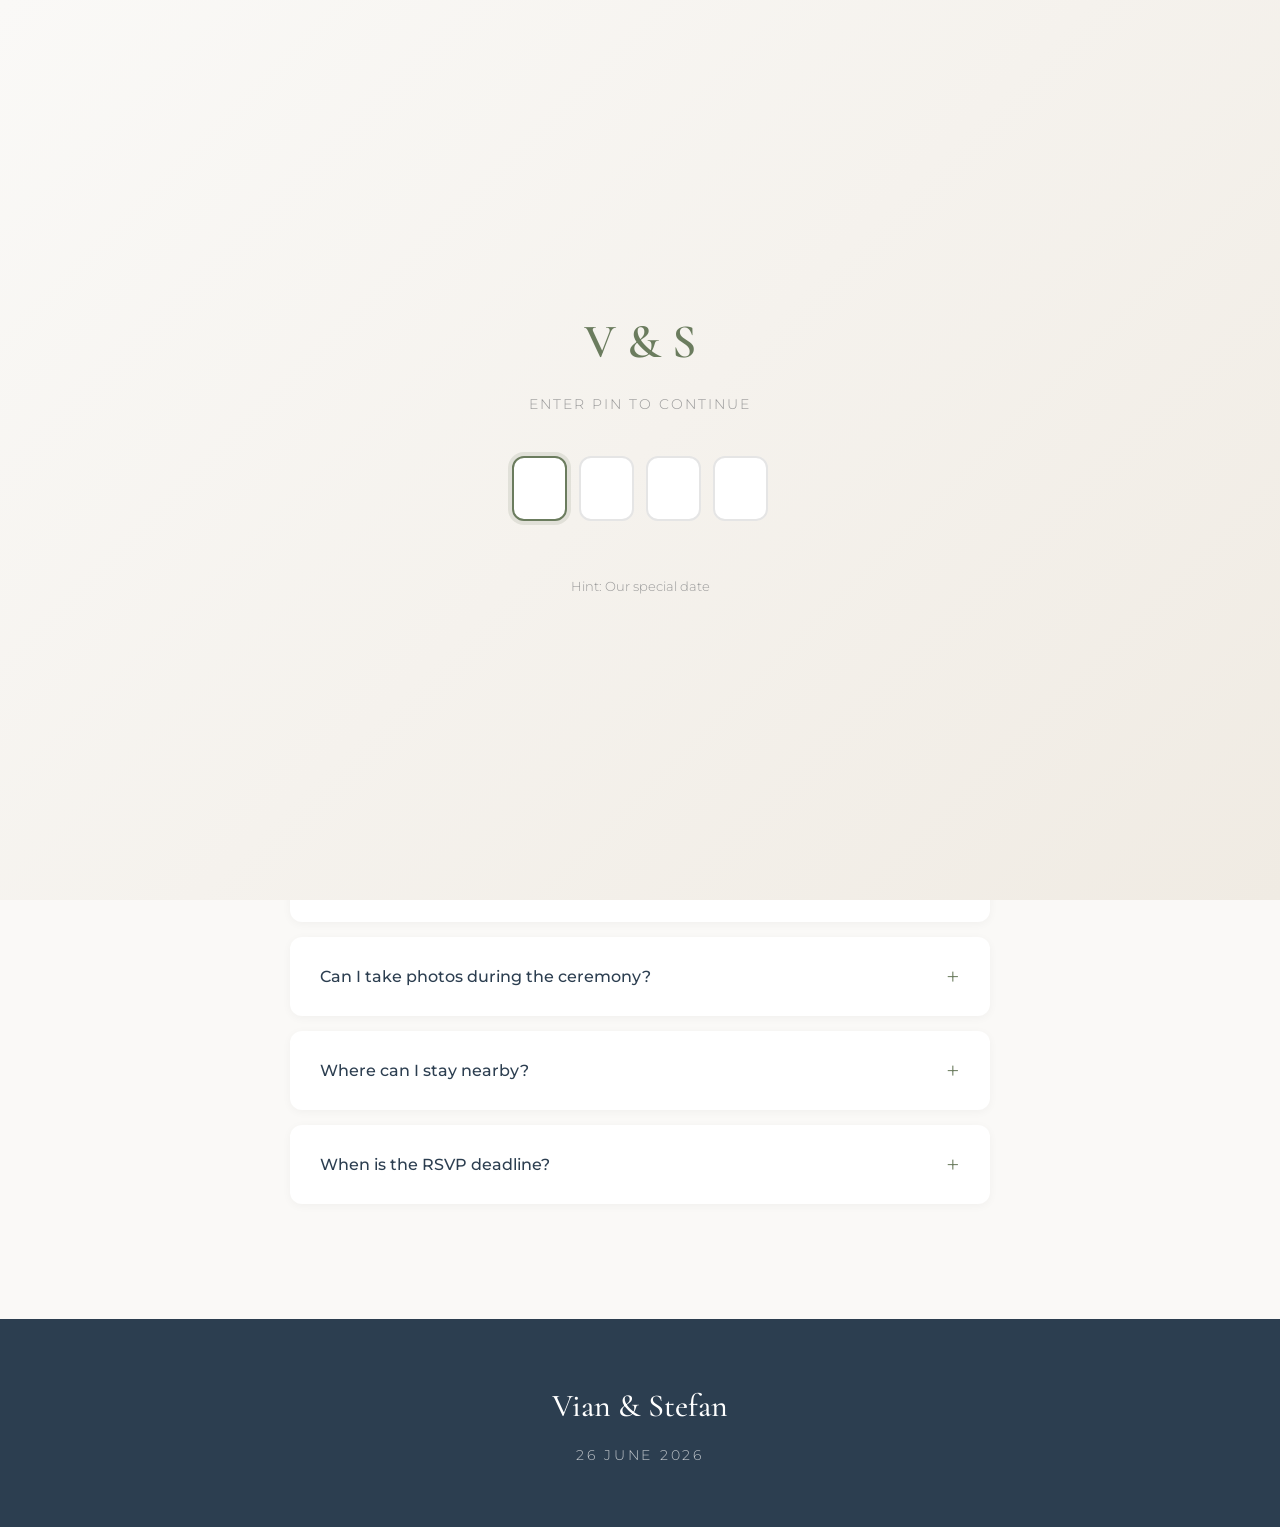
<file: faq.html>
<!DOCTYPE html>
<html lang="en">
<head>
    <meta charset="UTF-8">
    <meta name="viewport" content="width=device-width, initial-scale=1.0">
    <meta name="robots" content="noindex, nofollow">
    <title>FAQ - Vian & Stefan</title>
    <link rel="preconnect" href="https://fonts.googleapis.com">
    <link rel="preconnect" href="https://fonts.gstatic.com" crossorigin>
    <link href="https://fonts.googleapis.com/css2?family=Cormorant+Garamond:ital,wght@0,300;0,400;0,500;0,600;1,300;1,400;1,500&family=Montserrat:wght@300;400;500;600&display=swap" rel="stylesheet">
    <link rel="stylesheet" href="styles.css">
</head>
<body>
    <!-- PIN Lock Screen -->
    <div class="lock-screen" id="lock-screen">
        <div class="lock-logo">V & S</div>
        <p class="lock-subtitle">Enter PIN to continue</p>
        <div class="pin-inputs">
            <input type="tel" maxlength="1" pattern="[0-9]" inputmode="numeric" autocomplete="off">
            <input type="tel" maxlength="1" pattern="[0-9]" inputmode="numeric" autocomplete="off">
            <input type="tel" maxlength="1" pattern="[0-9]" inputmode="numeric" autocomplete="off">
            <input type="tel" maxlength="1" pattern="[0-9]" inputmode="numeric" autocomplete="off">
        </div>
        <p class="pin-error" id="pin-error"></p>
        <p class="pin-hint">Hint: Our special date</p>
    </div>
    <!-- Navigation -->
    <nav class="nav">
        <div class="nav-container">
            <a href="index.html" class="nav-logo">V & S</a>
            <button class="nav-toggle" aria-label="Toggle navigation">
                <span></span>
                <span></span>
                <span></span>
            </button>
            <ul class="nav-menu">
                <li><a href="index.html">Home</a></li>
                <li><a href="our-story.html">Our Story</a></li>
                <li><a href="schedule.html">Schedule</a></li>
                <li><a href="venue.html">Venue</a></li>
                <li><a href="faq.html" class="active">FAQ</a></li>
                <li><a href="photos.html">Photos</a></li>
                <li><a href="rsvp.html" class="nav-rsvp">RSVP</a></li>
            </ul>
        </div>
    </nav>

    <!-- Page Header -->
    <div class="page-header">
        <h1 class="page-title">Frequently Asked Questions</h1>
        <p class="page-subtitle">Everything you need to know</p>
    </div>

    <!-- FAQ Section -->
    <section class="faq-section">
        <div class="container">
            <div class="faq-list">
                <div class="faq-item">
                    <button class="faq-question">
                        What is the dress code?
                        <span class="faq-icon">+</span>
                    </button>
                    <div class="faq-answer">
                        <p>Semi-formal / Smart casual. Ladies, please avoid stilettos as parts of the venue have grass. Gentlemen, a jacket is optional but collared shirts are appreciated.</p>
                    </div>
                </div>
                <div class="faq-item">
                    <button class="faq-question">
                        Can I bring a plus one?
                        <span class="faq-icon">+</span>
                    </button>
                    <div class="faq-answer">
                        <p>Due to venue capacity, we can only accommodate guests named on the invitation. If you received a plus one, it will be indicated on your invitation.</p>
                    </div>
                </div>
                <div class="faq-item">
                    <button class="faq-question">
                        Are children welcome?
                        <span class="faq-icon">+</span>
                    </button>
                    <div class="faq-answer">
                        <p>While we love your little ones, we have chosen to make our wedding an adults-only celebration. We hope this gives you a chance to enjoy a night off!</p>
                    </div>
                </div>
                <div class="faq-item">
                    <button class="faq-question">
                        Is there parking available?
                        <span class="faq-icon">+</span>
                    </button>
                    <div class="faq-answer">
                        <p>Yes! Free parking is available at the venue. Please follow the parking attendants' directions when you arrive.</p>
                    </div>
                </div>
                <div class="faq-item">
                    <button class="faq-question">
                        What if I have dietary restrictions?
                        <span class="faq-icon">+</span>
                    </button>
                    <div class="faq-answer">
                        <p>Please let us know about any dietary requirements when you RSVP. We will do our best to accommodate all dietary needs.</p>
                    </div>
                </div>
                <div class="faq-item">
                    <button class="faq-question">
                        Can I take photos during the ceremony?
                        <span class="faq-icon">+</span>
                    </button>
                    <div class="faq-answer">
                        <p>Yes, absolutely! We would love for you to capture and share the special moments with us. Feel free to take photos throughout the day.</p>
                    </div>
                </div>
                <div class="faq-item">
                    <button class="faq-question">
                        Where can I stay nearby?
                        <span class="faq-icon">+</span>
                    </button>
                    <div class="faq-answer">
                        <p>There are several accommodation options in Hartbeespoort. We recommend booking early as it's a popular area. Some options include guesthouses along the R513 and hotels in Hartbeespoort Dam area.</p>
                    </div>
                </div>
                <div class="faq-item">
                    <button class="faq-question">
                        When is the RSVP deadline?
                        <span class="faq-icon">+</span>
                    </button>
                    <div class="faq-answer">
                        <p>Please RSVP by May 15th, 2026. This helps us finalize catering and seating arrangements.</p>
                    </div>
                </div>
            </div>
        </div>
    </section>

    <!-- Footer -->
    <footer class="footer">
        <p class="couple-names">Vian & Stefan</p>
        <p class="wedding-date">26 June 2026</p>
    </footer>

    <script src="app.js"></script>
</body>
</html>
</file>
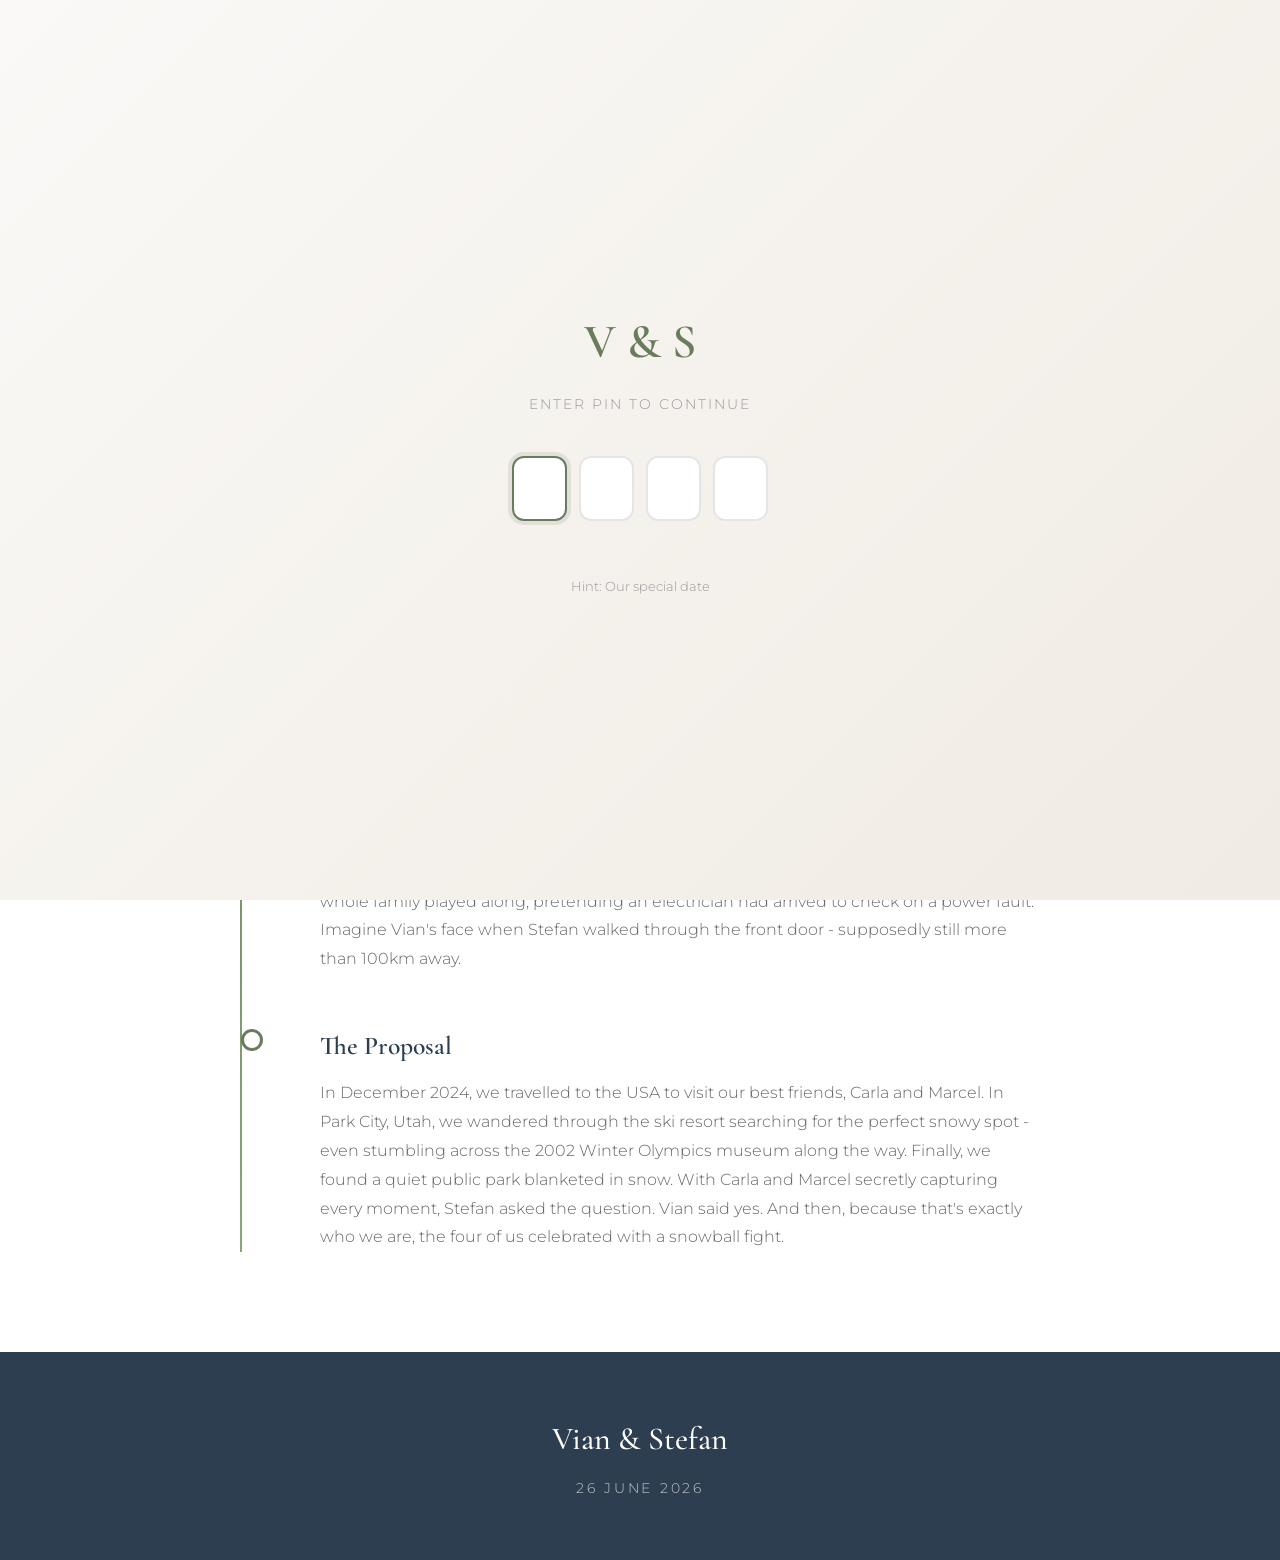
<file: our-story.html>
<!DOCTYPE html>
<html lang="en">
<head>
    <meta charset="UTF-8">
    <meta name="viewport" content="width=device-width, initial-scale=1.0">
    <meta name="robots" content="noindex, nofollow">
    <title>Our Story - Vian & Stefan</title>
    <link rel="preconnect" href="https://fonts.googleapis.com">
    <link rel="preconnect" href="https://fonts.gstatic.com" crossorigin>
    <link href="https://fonts.googleapis.com/css2?family=Cormorant+Garamond:ital,wght@0,300;0,400;0,500;0,600;1,300;1,400;1,500&family=Montserrat:wght@300;400;500;600&display=swap" rel="stylesheet">
    <link rel="stylesheet" href="styles.css">
</head>
<body>
    <!-- PIN Lock Screen -->
    <div class="lock-screen" id="lock-screen">
        <div class="lock-logo">V & S</div>
        <p class="lock-subtitle">Enter PIN to continue</p>
        <div class="pin-inputs">
            <input type="tel" maxlength="1" pattern="[0-9]" inputmode="numeric" autocomplete="off">
            <input type="tel" maxlength="1" pattern="[0-9]" inputmode="numeric" autocomplete="off">
            <input type="tel" maxlength="1" pattern="[0-9]" inputmode="numeric" autocomplete="off">
            <input type="tel" maxlength="1" pattern="[0-9]" inputmode="numeric" autocomplete="off">
        </div>
        <p class="pin-error" id="pin-error"></p>
        <p class="pin-hint">Hint: Our special date</p>
    </div>
    <!-- Navigation -->
    <nav class="nav">
        <div class="nav-container">
            <a href="index.html" class="nav-logo">V & S</a>
            <button class="nav-toggle" aria-label="Toggle navigation">
                <span></span>
                <span></span>
                <span></span>
            </button>
            <ul class="nav-menu">
                <li><a href="index.html">Home</a></li>
                <li><a href="our-story.html" class="active">Our Story</a></li>
                <li><a href="schedule.html">Schedule</a></li>
                <li><a href="venue.html">Venue</a></li>
                <li><a href="faq.html">FAQ</a></li>
                <li><a href="photos.html">Photos</a></li>
                <li><a href="rsvp.html" class="nav-rsvp">RSVP</a></li>
            </ul>
        </div>
    </nav>

    <!-- Page Header -->
    <div class="page-header">
        <h1 class="page-title">Our Story</h1>
        <p class="page-subtitle">The journey that led us here</p>
    </div>

    <!-- Story Section -->
    <section class="story-section">
        <div class="container">
            <div class="story-content">
                <div class="story-timeline">
                    <div class="story-item">
                        <div class="story-date">How We Met</div>
                        <div class="story-text">
                            <p>Our story began with a simple message and a week of non-stop chatting. When we finally met in person, Stefan discovered that Vian was far cuter than any photo could capture, while Vian couldn't stop looking at Stefan's smile and those blue eyes. But the moment we knew this was something special? That came later - spending Vian's birthday with his family, and realising just how natural it all felt. Like we'd always belonged.</p>
                        </div>
                    </div>
                    <div class="story-item">
                        <div class="story-date">First Date</div>
                        <div class="story-text">
                            <p>We met at Primi in Eastgate Mall, and from the moment we sat down, the conversation simply never stopped. Our pizza went cold because we were too busy talking to eat - and honestly, neither of us minded. It must have gone well, because Stefan went home and secretly messaged his future mother-in-law to arrange a surprise visit to Pretoria. The whole family played along, pretending an electrician had arrived to check on a power fault. Imagine Vian's face when Stefan walked through the front door - supposedly still more than 100km away.</p>
                        </div>
                    </div>
                    <div class="story-item">
                        <div class="story-date">The Proposal</div>
                        <div class="story-text">
                            <p>In December 2024, we travelled to the USA to visit our best friends, Carla and Marcel. In Park City, Utah, we wandered through the ski resort searching for the perfect snowy spot - even stumbling across the 2002 Winter Olympics museum along the way. Finally, we found a quiet public park blanketed in snow. With Carla and Marcel secretly capturing every moment, Stefan asked the question. Vian said yes. And then, because that's exactly who we are, the four of us celebrated with a snowball fight.</p>
                        </div>
                    </div>
                </div>
            </div>
        </div>
    </section>

    <!-- Footer -->
    <footer class="footer">
        <p class="couple-names">Vian & Stefan</p>
        <p class="wedding-date">26 June 2026</p>
    </footer>

    <script src="app.js"></script>
</body>
</html>
</file>
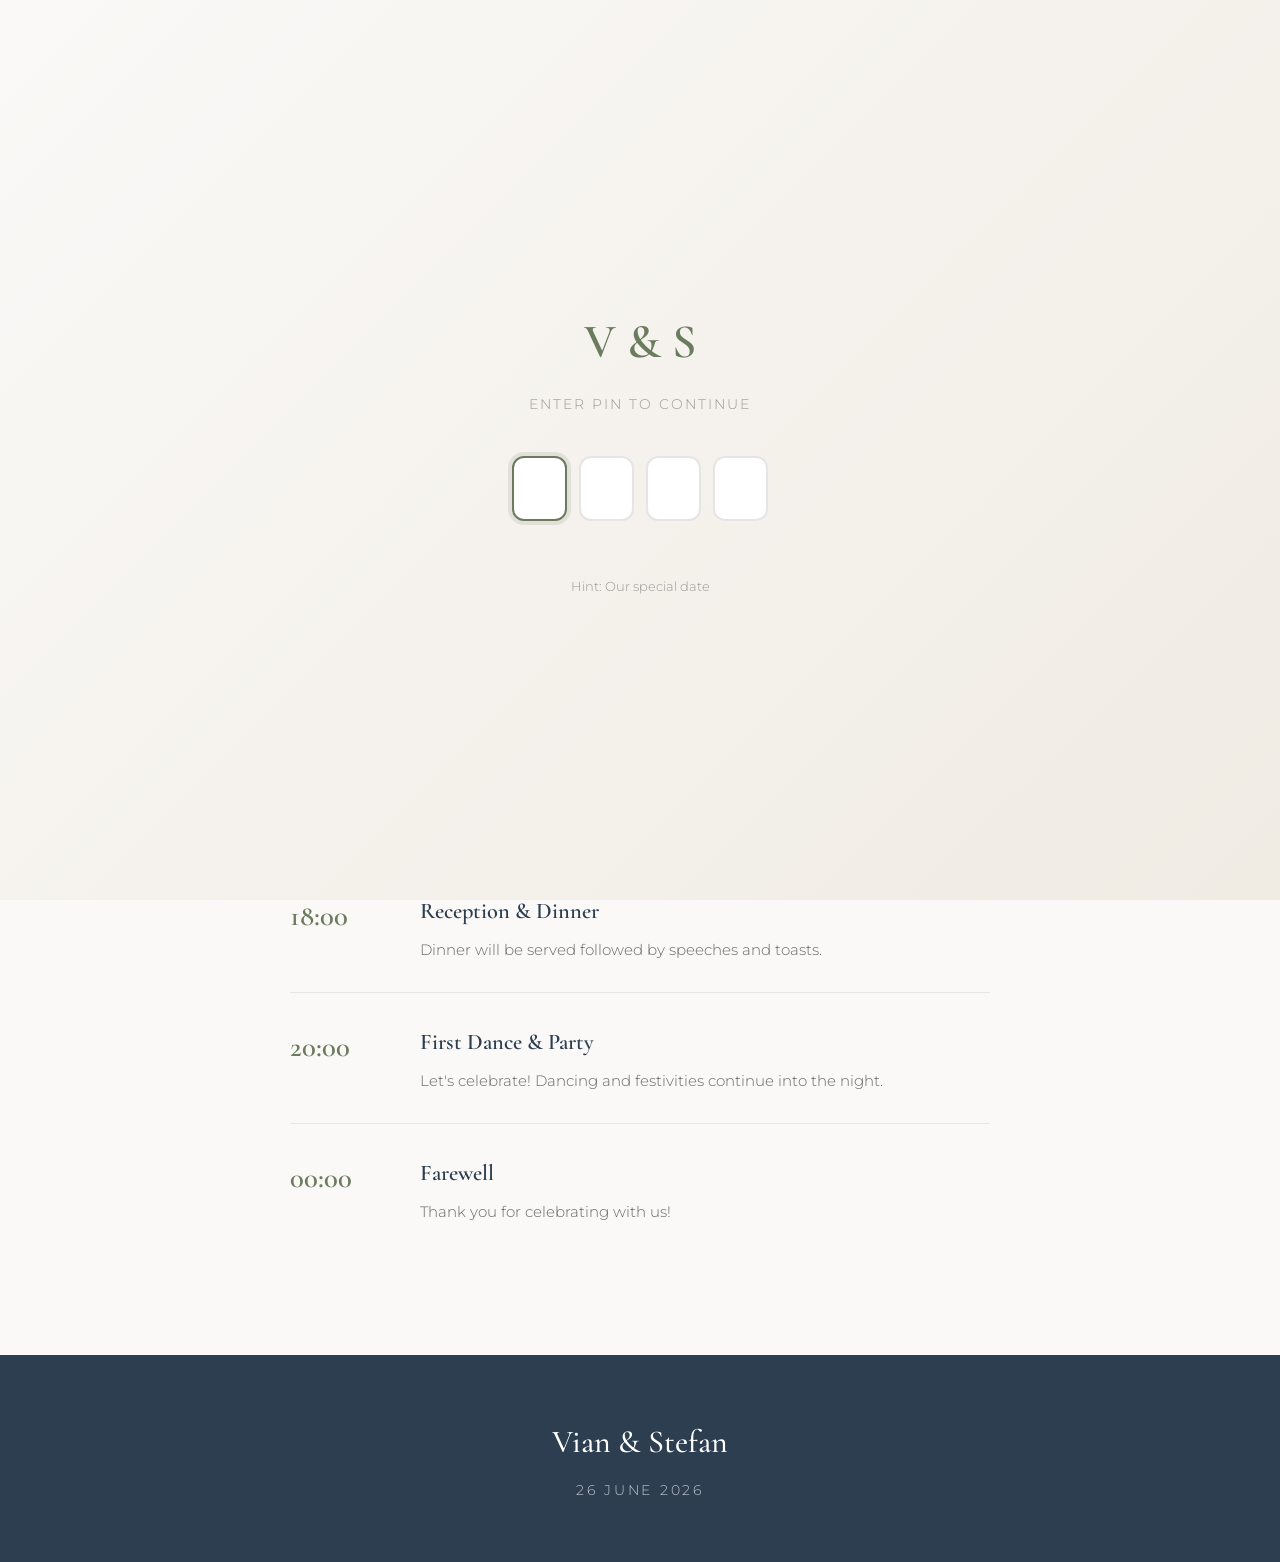
<file: schedule.html>
<!DOCTYPE html>
<html lang="en">
<head>
    <meta charset="UTF-8">
    <meta name="viewport" content="width=device-width, initial-scale=1.0">
    <meta name="robots" content="noindex, nofollow">
    <title>Schedule - Vian & Stefan</title>
    <link rel="preconnect" href="https://fonts.googleapis.com">
    <link rel="preconnect" href="https://fonts.gstatic.com" crossorigin>
    <link href="https://fonts.googleapis.com/css2?family=Cormorant+Garamond:ital,wght@0,300;0,400;0,500;0,600;1,300;1,400;1,500&family=Montserrat:wght@300;400;500;600&display=swap" rel="stylesheet">
    <link rel="stylesheet" href="styles.css">
</head>
<body>
    <!-- PIN Lock Screen -->
    <div class="lock-screen" id="lock-screen">
        <div class="lock-logo">V & S</div>
        <p class="lock-subtitle">Enter PIN to continue</p>
        <div class="pin-inputs">
            <input type="tel" maxlength="1" pattern="[0-9]" inputmode="numeric" autocomplete="off">
            <input type="tel" maxlength="1" pattern="[0-9]" inputmode="numeric" autocomplete="off">
            <input type="tel" maxlength="1" pattern="[0-9]" inputmode="numeric" autocomplete="off">
            <input type="tel" maxlength="1" pattern="[0-9]" inputmode="numeric" autocomplete="off">
        </div>
        <p class="pin-error" id="pin-error"></p>
        <p class="pin-hint">Hint: Our special date</p>
    </div>
    <!-- Navigation -->
    <nav class="nav">
        <div class="nav-container">
            <a href="index.html" class="nav-logo">V & S</a>
            <button class="nav-toggle" aria-label="Toggle navigation">
                <span></span>
                <span></span>
                <span></span>
            </button>
            <ul class="nav-menu">
                <li><a href="index.html">Home</a></li>
                <li><a href="our-story.html">Our Story</a></li>
                <li><a href="schedule.html" class="active">Schedule</a></li>
                <li><a href="venue.html">Venue</a></li>
                <li><a href="faq.html">FAQ</a></li>
                <li><a href="photos.html">Photos</a></li>
                <li><a href="rsvp.html" class="nav-rsvp">RSVP</a></li>
            </ul>
        </div>
    </nav>

    <!-- Page Header -->
    <div class="page-header">
        <h1 class="page-title">Wedding Day Schedule</h1>
        <p class="page-subtitle">June 26, 2026</p>
    </div>

    <!-- Schedule Section -->
    <section class="schedule-section">
        <div class="container">
            <div class="schedule-timeline">
                <div class="schedule-item">
                    <div class="schedule-time">14:30</div>
                    <div class="schedule-event">
                        <h3>Guest Arrival</h3>
                        <p>Please arrive and find your seats. Light refreshments will be served.</p>
                    </div>
                </div>
                <div class="schedule-item">
                    <div class="schedule-time">15:00</div>
                    <div class="schedule-event">
                        <h3>Ceremony Begins</h3>
                        <p>Join us as we exchange our vows and begin our journey as a married couple.</p>
                    </div>
                </div>
                <div class="schedule-item">
                    <div class="schedule-time">16:00</div>
                    <div class="schedule-event">
                        <h3>Cocktail Hour</h3>
                        <p>Enjoy drinks and canapes while we take photos. Mingle and celebrate!</p>
                    </div>
                </div>
                <div class="schedule-item">
                    <div class="schedule-time">18:00</div>
                    <div class="schedule-event">
                        <h3>Reception & Dinner</h3>
                        <p>Dinner will be served followed by speeches and toasts.</p>
                    </div>
                </div>
                <div class="schedule-item">
                    <div class="schedule-time">20:00</div>
                    <div class="schedule-event">
                        <h3>First Dance & Party</h3>
                        <p>Let's celebrate! Dancing and festivities continue into the night.</p>
                    </div>
                </div>
                <div class="schedule-item">
                    <div class="schedule-time">00:00</div>
                    <div class="schedule-event">
                        <h3>Farewell</h3>
                        <p>Thank you for celebrating with us!</p>
                    </div>
                </div>
            </div>
        </div>
    </section>

    <!-- Footer -->
    <footer class="footer">
        <p class="couple-names">Vian & Stefan</p>
        <p class="wedding-date">26 June 2026</p>
    </footer>

    <script src="app.js"></script>
</body>
</html>
</file>
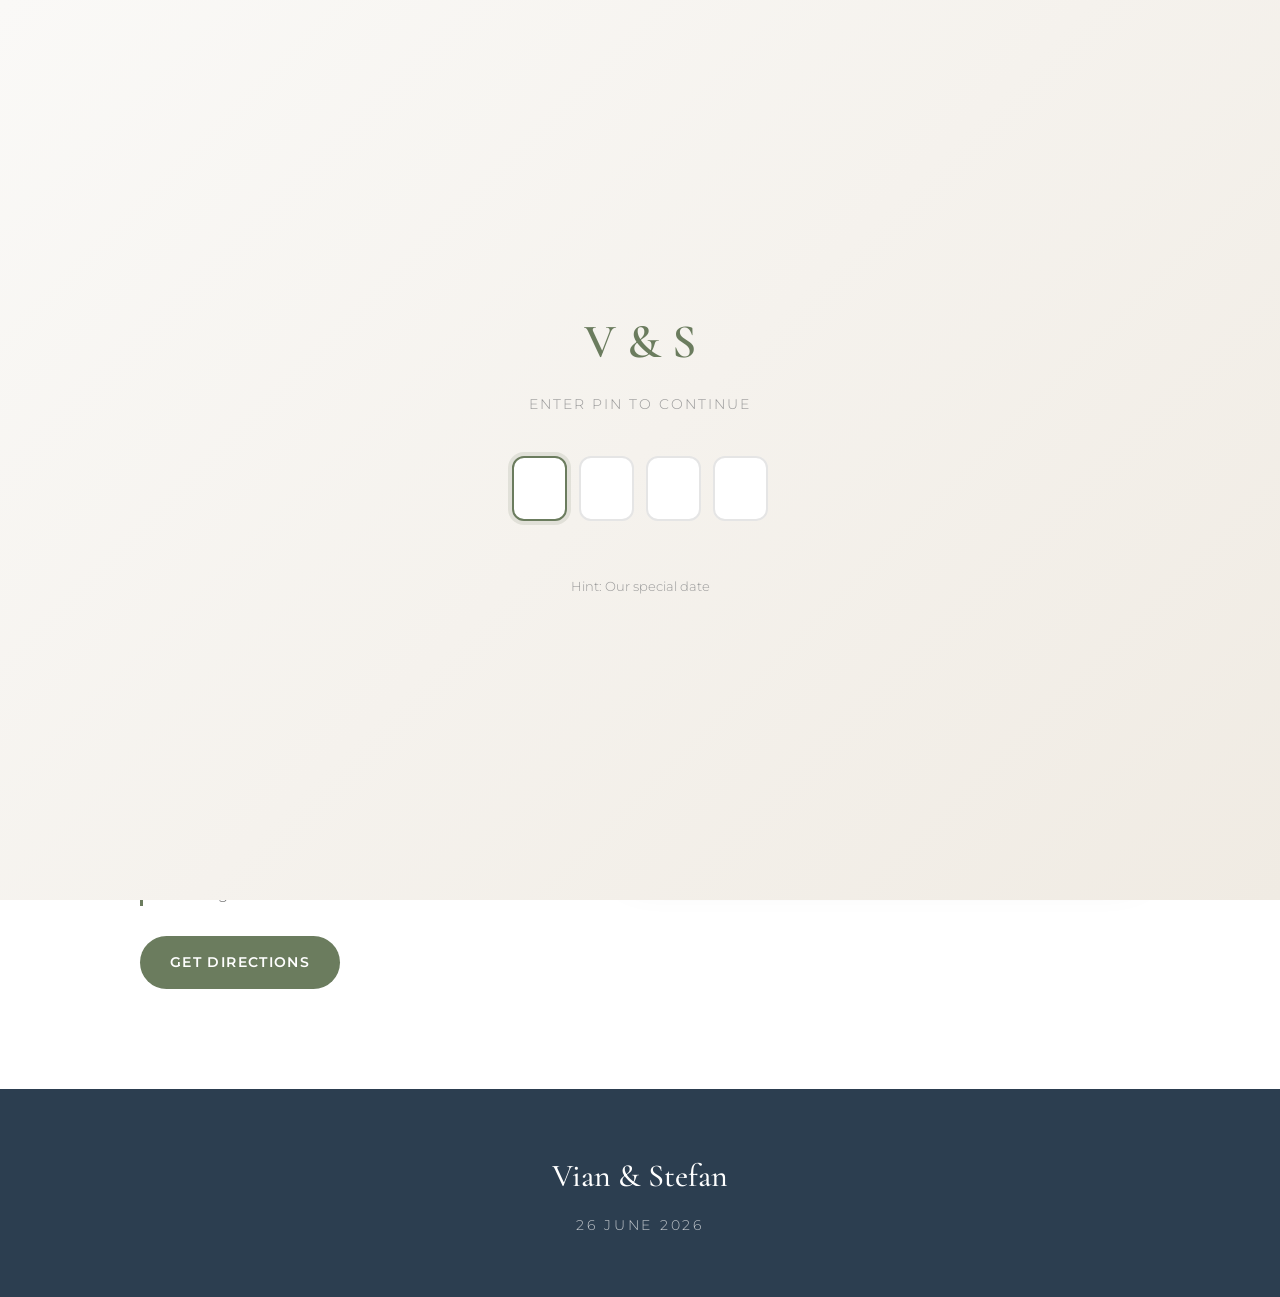
<file: venue.html>
<!DOCTYPE html>
<html lang="en">
<head>
    <meta charset="UTF-8">
    <meta name="viewport" content="width=device-width, initial-scale=1.0">
    <meta name="robots" content="noindex, nofollow">
    <title>Venue - Vian & Stefan</title>
    <link rel="preconnect" href="https://fonts.googleapis.com">
    <link rel="preconnect" href="https://fonts.gstatic.com" crossorigin>
    <link href="https://fonts.googleapis.com/css2?family=Cormorant+Garamond:ital,wght@0,300;0,400;0,500;0,600;1,300;1,400;1,500&family=Montserrat:wght@300;400;500;600&display=swap" rel="stylesheet">
    <link rel="stylesheet" href="styles.css">
</head>
<body>
    <!-- PIN Lock Screen -->
    <div class="lock-screen" id="lock-screen">
        <div class="lock-logo">V & S</div>
        <p class="lock-subtitle">Enter PIN to continue</p>
        <div class="pin-inputs">
            <input type="tel" maxlength="1" pattern="[0-9]" inputmode="numeric" autocomplete="off">
            <input type="tel" maxlength="1" pattern="[0-9]" inputmode="numeric" autocomplete="off">
            <input type="tel" maxlength="1" pattern="[0-9]" inputmode="numeric" autocomplete="off">
            <input type="tel" maxlength="1" pattern="[0-9]" inputmode="numeric" autocomplete="off">
        </div>
        <p class="pin-error" id="pin-error"></p>
        <p class="pin-hint">Hint: Our special date</p>
    </div>
    <!-- Navigation -->
    <nav class="nav">
        <div class="nav-container">
            <a href="index.html" class="nav-logo">V & S</a>
            <button class="nav-toggle" aria-label="Toggle navigation">
                <span></span>
                <span></span>
                <span></span>
            </button>
            <ul class="nav-menu">
                <li><a href="index.html">Home</a></li>
                <li><a href="our-story.html">Our Story</a></li>
                <li><a href="schedule.html">Schedule</a></li>
                <li><a href="venue.html" class="active">Venue</a></li>
                <li><a href="faq.html">FAQ</a></li>
                <li><a href="photos.html">Photos</a></li>
                <li><a href="rsvp.html" class="nav-rsvp">RSVP</a></li>
            </ul>
        </div>
    </nav>

    <!-- Page Header -->
    <div class="page-header">
        <h1 class="page-title">Venue & Directions</h1>
        <p class="page-subtitle">Find your way to our celebration</p>
    </div>

    <!-- Venue Section -->
    <section class="venue-section">
        <div class="container">
            <div class="venue-content">
                <div class="venue-info">
                    <h3>Almost Orange</h3>
                    <p class="venue-subtitle">Altyd Mooi Farm</p>
                    <address>
                        R513<br>
                        Hartbeespoort, 0216<br>
                        South Africa
                    </address>
                    <div class="venue-details">
                        <div class="venue-detail">
                            <strong>Parking</strong>
                            <p>Free parking is available on site. Please follow the signs upon arrival.</p>
                        </div>
                        <div class="venue-detail">
                            <strong>Getting There</strong>
                            <p>The venue is located on the R513 between Hartbeespoort and Lanseria. Look for the Altyd Mooi Farm sign.</p>
                        </div>
                    </div>
                    <a href="https://www.google.com/maps/place/7RHJ%2BCX+Hartbeespoort" target="_blank" rel="noopener" class="directions-btn">
                        Get Directions
                    </a>
                </div>
                <div class="venue-map">
                    <iframe
                        src="https://maps.google.com/maps?q=7RHJ%2BCX+Hartbeespoort&t=&z=15&ie=UTF8&iwloc=&output=embed"
                        width="100%"
                        height="400"
                        style="border:0;"
                        allowfullscreen=""
                        loading="lazy"
                        referrerpolicy="no-referrer-when-downgrade"
                        title="Venue Location">
                    </iframe>
                </div>
            </div>
        </div>
    </section>

    <!-- Footer -->
    <footer class="footer">
        <p class="couple-names">Vian & Stefan</p>
        <p class="wedding-date">26 June 2026</p>
    </footer>

    <script src="app.js"></script>
</body>
</html>
</file>
<file: styles.css>
/* ================================
   Vian & Stefan Wedding Website
   Modern Elegant Design
   ================================ */

:root {
    --primary: #2c3e50;
    --primary-light: #34495e;
    --accent: #6b7c5e;
    --accent-light: #8a9a7a;
    --sage: #87a878;
    --sage-light: #a8c49a;
    --cream: #faf9f7;
    --white: #ffffff;
    --text: #333333;
    --text-light: #666666;
    --text-muted: #999999;
    --border: #e5e5e5;
    --error: #e74c3c;
}

* {
    margin: 0;
    padding: 0;
    box-sizing: border-box;
}

/* ================================
   PIN Lock Screen
   ================================ */

.lock-screen {
    position: fixed;
    inset: 0;
    background: linear-gradient(135deg, #faf9f7 0%, #f0ebe3 100%);
    z-index: 9999;
    display: flex;
    flex-direction: column;
    align-items: center;
    justify-content: center;
    text-align: center;
    padding: 20px;
}

.lock-screen.unlocked {
    display: none;
}

.lock-logo {
    font-family: 'Cormorant Garamond', serif;
    font-size: 3rem;
    font-weight: 600;
    color: var(--accent);
    margin-bottom: 10px;
}

.lock-subtitle {
    font-size: 0.85rem;
    color: var(--text-muted);
    letter-spacing: 0.15em;
    text-transform: uppercase;
    margin-bottom: 40px;
}

.pin-inputs {
    display: flex;
    gap: 12px;
    margin-bottom: 25px;
}

.pin-inputs input {
    width: 55px;
    height: 65px;
    text-align: center;
    font-family: 'Cormorant Garamond', serif;
    font-size: 1.8rem;
    font-weight: 500;
    border: 2px solid var(--border);
    border-radius: 12px;
    background: var(--white);
    color: var(--text);
    outline: none;
    transition: border-color 0.3s ease, box-shadow 0.3s ease;
    -webkit-text-security: disc;
}

.pin-inputs input:focus {
    border-color: var(--accent);
    box-shadow: 0 0 0 4px rgba(107, 124, 94, 0.15);
}

.pin-inputs input.error {
    border-color: var(--error);
    animation: shake 0.4s ease;
}

.pin-error {
    color: var(--error);
    font-size: 0.85rem;
    min-height: 20px;
    margin-bottom: 10px;
}

.pin-hint {
    font-size: 0.8rem;
    color: var(--text-muted);
}

@keyframes shake {
    0%, 100% { transform: translateX(0); }
    25% { transform: translateX(-8px); }
    50% { transform: translateX(8px); }
    75% { transform: translateX(-8px); }
}

@media (max-width: 480px) {
    .pin-inputs input {
        width: 48px;
        height: 58px;
        font-size: 1.5rem;
    }

    .lock-logo {
        font-size: 2.5rem;
    }
}

html {
    scroll-behavior: smooth;
}

body {
    font-family: 'Montserrat', sans-serif;
    font-weight: 300;
    background-color: var(--white);
    color: var(--text);
    line-height: 1.7;
    min-height: 100vh;
}

.container {
    max-width: 1100px;
    margin: 0 auto;
    padding: 0 20px;
}

/* ================================
   Navigation
   ================================ */

.nav {
    position: fixed;
    top: 0;
    left: 0;
    right: 0;
    background-color: rgba(255, 255, 255, 0.98);
    backdrop-filter: blur(10px);
    z-index: 1000;
    border-bottom: 1px solid var(--border);
}

.nav-container {
    max-width: 1200px;
    margin: 0 auto;
    padding: 18px 20px;
    display: flex;
    justify-content: space-between;
    align-items: center;
}

.nav-logo {
    font-family: 'Cormorant Garamond', serif;
    font-size: 1.6rem;
    font-weight: 600;
    color: var(--primary);
    text-decoration: none;
    letter-spacing: 0.05em;
}

.nav-menu {
    display: flex;
    list-style: none;
    gap: 35px;
    align-items: center;
}

.nav-menu a {
    font-size: 0.8rem;
    font-weight: 500;
    color: var(--text-light);
    text-decoration: none;
    letter-spacing: 0.08em;
    text-transform: uppercase;
    transition: color 0.3s ease;
}

.nav-menu a:hover {
    color: var(--accent);
}

.nav-rsvp {
    background-color: var(--accent);
    color: var(--white) !important;
    padding: 12px 24px;
    border-radius: 30px;
    transition: background-color 0.3s ease, transform 0.2s ease !important;
}

.nav-rsvp:hover {
    background-color: var(--accent-light);
    transform: translateY(-2px);
}

.nav-toggle {
    display: none;
    flex-direction: column;
    gap: 5px;
    background: none;
    border: none;
    cursor: pointer;
    padding: 5px;
}

.nav-toggle span {
    display: block;
    width: 25px;
    height: 2px;
    background-color: var(--primary);
    transition: transform 0.3s ease;
}

/* ================================
   Section Titles
   ================================ */

.section-title {
    font-family: 'Cormorant Garamond', serif;
    font-size: 2.8rem;
    font-weight: 500;
    text-align: center;
    color: var(--primary);
    margin-bottom: 15px;
}

.section-subtitle {
    font-size: 0.9rem;
    font-weight: 400;
    text-align: center;
    color: var(--text-muted);
    letter-spacing: 0.1em;
    text-transform: uppercase;
    margin-bottom: 50px;
}

/* ================================
   Hero Section
   ================================ */

.hero {
    min-height: 100vh;
    display: flex;
    flex-direction: column;
    justify-content: center;
    align-items: center;
    text-align: center;
    padding: 120px 20px 80px;
    background: linear-gradient(135deg, #faf9f7 0%, #f0ebe3 100%);
    position: relative;
}

.hero::before {
    content: '';
    position: absolute;
    top: 0;
    left: 0;
    right: 0;
    bottom: 0;
    background-image: url("data:image/svg+xml,%3Csvg width='60' height='60' viewBox='0 0 60 60' xmlns='http://www.w3.org/2000/svg'%3E%3Cg fill='none' fill-rule='evenodd'%3E%3Cg fill='%236b7c5e' fill-opacity='0.03'%3E%3Cpath d='M36 34v-4h-2v4h-4v2h4v4h2v-4h4v-2h-4zm0-30V0h-2v4h-4v2h4v4h2V6h4V4h-4zM6 34v-4H4v4H0v2h4v4h2v-4h4v-2H6zM6 4V0H4v4H0v2h4v4h2V6h4V4H6z'/%3E%3C/g%3E%3C/g%3E%3C/svg%3E");
    opacity: 0.5;
}

.hero > * {
    position: relative;
    z-index: 1;
}

.invitation-text {
    font-size: 0.85rem;
    font-weight: 500;
    color: var(--accent);
    margin-bottom: 25px;
    letter-spacing: 0.2em;
    text-transform: uppercase;
}

.names {
    display: flex;
    flex-direction: column;
    align-items: center;
    gap: 0;
    margin-bottom: 40px;
}

.name {
    font-family: 'Cormorant Garamond', serif;
    font-size: 5rem;
    font-weight: 500;
    letter-spacing: 0.1em;
    color: var(--primary);
    line-height: 1.1;
}

.and {
    font-family: 'Cormorant Garamond', serif;
    font-style: italic;
    font-size: 2.5rem;
    font-weight: 300;
    color: var(--accent);
    margin: 5px 0;
}

/* Venue Illustration - Hidden in new design */
.venue-illustration {
    display: none;
}

/* ================================
   Event Details in Hero
   ================================ */

.details {
    text-align: center;
    margin-top: 20px;
}

.date-time {
    display: inline-flex;
    align-items: center;
    gap: 20px;
    background: var(--white);
    padding: 20px 40px;
    border-radius: 50px;
    box-shadow: 0 4px 20px rgba(0, 0, 0, 0.08);
    margin-bottom: 30px;
}

.date, .time {
    font-size: 1rem;
    font-weight: 500;
    letter-spacing: 0.15em;
    text-transform: uppercase;
    color: var(--primary);
}

.separator {
    width: 6px;
    height: 6px;
    background-color: var(--accent);
    border-radius: 50%;
}

.venue-address {
    font-size: 1rem;
    color: var(--text-light);
    line-height: 1.8;
    display: flex;
    flex-direction: column;
    align-items: center;
    font-style: normal;
}

.venue-name {
    font-weight: 500;
    color: var(--text);
}

.reception {
    display: none;
}

/* ================================
   Countdown Section
   ================================ */

.countdown-section {
    padding: 80px 20px;
    text-align: center;
    background: linear-gradient(135deg, var(--accent) 0%, var(--accent-light) 100%);
    color: var(--white);
}

.countdown-section .section-subtitle {
    color: rgba(255, 255, 255, 0.85);
    margin-bottom: 40px;
}

.countdown {
    display: flex;
    justify-content: center;
    gap: 40px;
    flex-wrap: wrap;
}

.countdown-item {
    display: flex;
    flex-direction: column;
    align-items: center;
    min-width: 100px;
}

.countdown-value {
    font-family: 'Cormorant Garamond', serif;
    font-size: 4.5rem;
    font-weight: 400;
    color: var(--white);
    line-height: 1;
}

.countdown-label {
    font-size: 0.75rem;
    font-weight: 500;
    letter-spacing: 0.2em;
    text-transform: uppercase;
    color: rgba(255, 255, 255, 0.8);
    margin-top: 15px;
}

/* ================================
   Our Story Section
   ================================ */

.story-section {
    padding: 100px 20px;
    background-color: var(--white);
}

.story-content {
    max-width: 800px;
    margin: 0 auto;
}

.story-timeline {
    position: relative;
    padding-left: 40px;
}

.story-timeline::before {
    content: '';
    position: absolute;
    left: 0;
    top: 0;
    bottom: 0;
    width: 2px;
    background: linear-gradient(to bottom, var(--accent), var(--sage));
}

.story-item {
    position: relative;
    padding: 0 0 50px 40px;
}

.story-item:last-child {
    padding-bottom: 0;
}

.story-item::before {
    content: '';
    position: absolute;
    left: -39px;
    top: 5px;
    width: 16px;
    height: 16px;
    background-color: var(--white);
    border: 3px solid var(--accent);
    border-radius: 50%;
}

.story-date {
    font-family: 'Cormorant Garamond', serif;
    font-size: 1.6rem;
    font-weight: 600;
    color: var(--primary);
    margin-bottom: 12px;
}

.story-text p {
    font-size: 1rem;
    color: var(--text-light);
    line-height: 1.8;
}

/* ================================
   Schedule Section
   ================================ */

.schedule-section {
    padding: 100px 20px;
    background-color: var(--cream);
}

.schedule-timeline {
    max-width: 700px;
    margin: 0 auto;
    display: grid;
    gap: 0;
}

.schedule-item {
    display: grid;
    grid-template-columns: 100px 1fr;
    gap: 30px;
    padding: 30px 0;
    border-bottom: 1px solid var(--border);
    align-items: start;
}

.schedule-item:last-child {
    border-bottom: none;
}

.schedule-time {
    font-family: 'Cormorant Garamond', serif;
    font-size: 1.8rem;
    font-weight: 600;
    color: var(--accent);
}

.schedule-event h3 {
    font-family: 'Cormorant Garamond', serif;
    font-size: 1.4rem;
    font-weight: 600;
    color: var(--primary);
    margin-bottom: 8px;
}

.schedule-event p {
    font-size: 0.95rem;
    color: var(--text-light);
    line-height: 1.6;
}

/* ================================
   Venue Section
   ================================ */

.venue-section {
    padding: 100px 20px;
    background-color: var(--white);
}

.venue-content {
    display: grid;
    grid-template-columns: 1fr 1.2fr;
    gap: 60px;
    max-width: 1000px;
    margin: 0 auto;
    align-items: start;
}

.venue-info h3 {
    font-family: 'Cormorant Garamond', serif;
    font-size: 2.2rem;
    font-weight: 500;
    color: var(--primary);
    margin-bottom: 5px;
}

.venue-subtitle {
    font-size: 1rem;
    color: var(--accent);
    margin-bottom: 25px;
    font-weight: 500;
}

.venue-info address {
    font-style: normal;
    font-size: 1rem;
    color: var(--text-light);
    line-height: 1.8;
    margin-bottom: 30px;
}

.venue-details {
    margin-bottom: 30px;
}

.venue-detail {
    margin-bottom: 25px;
    padding-left: 20px;
    border-left: 3px solid var(--accent);
}

.venue-detail strong {
    display: block;
    font-weight: 600;
    color: var(--primary);
    margin-bottom: 5px;
    font-size: 0.9rem;
    text-transform: uppercase;
    letter-spacing: 0.05em;
}

.venue-detail p {
    font-size: 0.95rem;
    color: var(--text-light);
    line-height: 1.6;
}

.directions-btn {
    display: inline-flex;
    align-items: center;
    gap: 10px;
    padding: 15px 30px;
    font-size: 0.85rem;
    font-weight: 600;
    letter-spacing: 0.1em;
    text-transform: uppercase;
    color: var(--white);
    background-color: var(--accent);
    text-decoration: none;
    border-radius: 30px;
    transition: all 0.3s ease;
}

.directions-btn:hover {
    background-color: var(--accent-light);
    transform: translateY(-2px);
    box-shadow: 0 4px 15px rgba(107, 124, 94, 0.3);
}

.venue-map {
    border-radius: 12px;
    overflow: hidden;
    box-shadow: 0 10px 40px rgba(0, 0, 0, 0.1);
}

.venue-map iframe {
    display: block;
}

/* ================================
   FAQ Section
   ================================ */

.faq-section {
    padding: 100px 20px;
    background-color: var(--cream);
}

.faq-list {
    max-width: 700px;
    margin: 0 auto;
}

.faq-item {
    background: var(--white);
    border-radius: 12px;
    margin-bottom: 15px;
    overflow: hidden;
    box-shadow: 0 2px 10px rgba(0, 0, 0, 0.04);
}

.faq-question {
    width: 100%;
    display: flex;
    justify-content: space-between;
    align-items: center;
    padding: 25px 30px;
    font-family: 'Montserrat', sans-serif;
    font-size: 1rem;
    font-weight: 500;
    color: var(--primary);
    background: none;
    border: none;
    cursor: pointer;
    text-align: left;
    transition: color 0.3s ease;
}

.faq-question:hover {
    color: var(--accent);
}

.faq-icon {
    font-size: 1.5rem;
    font-weight: 300;
    color: var(--accent);
    transition: transform 0.3s ease;
    flex-shrink: 0;
    margin-left: 20px;
}

.faq-item.active .faq-icon {
    transform: rotate(45deg);
}

.faq-answer {
    max-height: 0;
    overflow: hidden;
    transition: max-height 0.3s ease;
}

.faq-item.active .faq-answer {
    max-height: 200px;
}

.faq-answer p {
    padding: 0 30px 25px;
    font-size: 0.95rem;
    color: var(--text-light);
    line-height: 1.7;
}

/* ================================
   RSVP Section
   ================================ */

.rsvp-section {
    padding: 100px 20px;
    background: linear-gradient(135deg, var(--accent) 0%, var(--accent-light) 100%);
}

.rsvp-section .section-title {
    color: var(--white);
}

.rsvp-section .section-subtitle {
    color: rgba(255, 255, 255, 0.7);
}

.rsvp-deadline {
    text-align: center;
    color: rgba(255, 255, 255, 0.8);
    font-size: 0.95rem;
    margin-bottom: 50px;
}

.rsvp-form {
    max-width: 500px;
    margin: 0 auto;
    background: var(--white);
    padding: 50px 40px;
    border-radius: 16px;
    box-shadow: 0 20px 60px rgba(0, 0, 0, 0.2);
}

.form-group {
    margin-bottom: 25px;
}

.form-group label {
    display: block;
    font-size: 0.8rem;
    font-weight: 600;
    letter-spacing: 0.08em;
    text-transform: uppercase;
    color: var(--primary);
    margin-bottom: 10px;
}

.form-group input[type="text"],
.form-group input[type="email"],
.form-group input[type="tel"],
.form-group select,
.form-group textarea {
    width: 100%;
    padding: 15px 18px;
    font-family: 'Montserrat', sans-serif;
    font-size: 1rem;
    font-weight: 400;
    border: 2px solid var(--border);
    border-radius: 8px;
    background-color: var(--white);
    color: var(--text);
    transition: border-color 0.3s ease, box-shadow 0.3s ease;
}

.form-group input:focus,
.form-group select:focus,
.form-group textarea:focus {
    outline: none;
    border-color: var(--accent);
    box-shadow: 0 0 0 4px rgba(107, 124, 94, 0.1);
}

.form-group textarea {
    min-height: 100px;
    resize: vertical;
}

.form-group select {
    cursor: pointer;
    appearance: none;
    background-image: url("data:image/svg+xml,%3Csvg xmlns='http://www.w3.org/2000/svg' width='12' height='12' viewBox='0 0 12 12'%3E%3Cpath fill='%23666666' d='M6 8L1 3h10z'/%3E%3C/svg%3E");
    background-repeat: no-repeat;
    background-position: right 18px center;
    padding-right: 45px;
}

/* Radio Buttons */
.radio-group {
    display: flex;
    gap: 20px;
    flex-wrap: wrap;
}

.radio-label {
    display: flex;
    align-items: center;
    cursor: pointer;
    font-size: 1rem;
    font-weight: 400;
    color: var(--text);
    padding: 12px 20px;
    border: 2px solid var(--border);
    border-radius: 8px;
    transition: all 0.3s ease;
    flex: 1;
    min-width: 150px;
}

.radio-label:hover {
    border-color: var(--accent);
}

.radio-label input[type="radio"] {
    appearance: none;
    width: 20px;
    height: 20px;
    border: 2px solid var(--border);
    border-radius: 50%;
    margin-right: 12px;
    cursor: pointer;
    position: relative;
    transition: border-color 0.3s ease;
    flex-shrink: 0;
}

.radio-label input[type="radio"]:checked {
    border-color: var(--accent);
}

.radio-label input[type="radio"]:checked::after {
    content: '';
    position: absolute;
    top: 50%;
    left: 50%;
    transform: translate(-50%, -50%);
    width: 10px;
    height: 10px;
    background-color: var(--accent);
    border-radius: 50%;
}

.radio-label:has(input:checked) {
    border-color: var(--accent);
    background-color: rgba(107, 124, 94, 0.05);
}

/* Song Section */
.song-section {
    background-color: var(--cream);
    padding: 25px;
    border-radius: 12px;
    margin-top: 25px;
}

.song-section > label {
    display: block;
    margin-bottom: 5px;
}

.song-description {
    font-size: 0.9rem;
    color: var(--text-light);
    margin-bottom: 20px;
}

.song-input {
    margin-bottom: 15px;
}

.song-input label {
    display: block;
    font-size: 0.75rem;
    font-weight: 500;
    color: var(--text-light);
    margin-bottom: 6px;
    text-transform: none;
    letter-spacing: normal;
}

.song-input input {
    width: 100%;
    padding: 12px 15px;
    font-family: 'Montserrat', sans-serif;
    font-size: 0.95rem;
    font-weight: 400;
    border: 2px solid var(--border);
    border-radius: 8px;
    background-color: var(--white);
    color: var(--text);
    transition: border-color 0.3s ease, box-shadow 0.3s ease;
}

.song-input input:focus {
    outline: none;
    border-color: var(--accent);
    box-shadow: 0 0 0 4px rgba(107, 124, 94, 0.1);
}

/* Guest Name Inputs */
.guest-name-input {
    margin-bottom: 12px;
}

.guest-name-input:last-child {
    margin-bottom: 0;
}

.guest-name-input input {
    width: 100%;
    padding: 15px 18px;
    font-size: 1rem;
    font-family: 'Montserrat', sans-serif;
    border: 2px solid var(--border);
    border-radius: 8px;
    background-color: var(--white);
    color: var(--text);
    transition: border-color 0.3s ease, box-shadow 0.3s ease;
}

.guest-name-input input:focus {
    outline: none;
    border-color: var(--accent);
    box-shadow: 0 0 0 4px rgba(107, 124, 94, 0.1);
}

/* Submit Button */
.submit-btn {
    width: 100%;
    padding: 18px 32px;
    font-family: 'Montserrat', sans-serif;
    font-size: 0.9rem;
    font-weight: 600;
    letter-spacing: 0.15em;
    text-transform: uppercase;
    color: var(--white);
    background: linear-gradient(135deg, var(--accent) 0%, var(--accent-light) 100%);
    border: none;
    border-radius: 8px;
    cursor: pointer;
    transition: all 0.3s ease;
    margin-top: 25px;
}

.submit-btn:hover {
    transform: translateY(-2px);
    box-shadow: 0 8px 25px rgba(107, 124, 94, 0.35);
}

.submit-btn:active {
    transform: translateY(0);
}

.submit-btn:disabled {
    opacity: 0.7;
    cursor: not-allowed;
    transform: none;
}

/* Success & Decline Messages */
.success-message,
.decline-message {
    text-align: center;
    padding: 50px 30px;
    background: var(--white);
    border-radius: 16px;
    max-width: 500px;
    margin: 0 auto;
}

.success-content,
.decline-content {
    max-width: 350px;
    margin: 0 auto;
}

.checkmark {
    width: 80px;
    height: 80px;
    margin-bottom: 25px;
}

.checkmark-circle {
    stroke: var(--sage);
    stroke-width: 2;
    animation: stroke 0.6s cubic-bezier(0.65, 0, 0.45, 1) forwards;
}

.checkmark-check {
    stroke: var(--sage);
    stroke-width: 3;
    stroke-linecap: round;
    stroke-linejoin: round;
    animation: stroke 0.3s cubic-bezier(0.65, 0, 0.45, 1) 0.6s forwards;
    stroke-dasharray: 48;
    stroke-dashoffset: 48;
}

@keyframes stroke {
    100% {
        stroke-dashoffset: 0;
    }
}

.success-message h3,
.decline-message h3 {
    font-family: 'Cormorant Garamond', serif;
    font-size: 2rem;
    font-weight: 500;
    color: var(--primary);
    margin-bottom: 15px;
}

.success-message p,
.decline-message p {
    color: var(--text-light);
    font-size: 1rem;
    line-height: 1.6;
}

/* Error styles */
.form-group.error input,
.form-group.error select,
.form-group.error textarea {
    border-color: var(--error);
}

.error-message {
    color: var(--error);
    font-size: 0.85rem;
    margin-top: 8px;
}

/* ================================
   Footer
   ================================ */

.footer {
    text-align: center;
    padding: 60px 20px;
    background-color: var(--primary);
    color: var(--white);
}

.couple-names {
    font-family: 'Cormorant Garamond', serif;
    font-size: 2rem;
    font-weight: 500;
    margin-bottom: 10px;
}

.wedding-date {
    font-size: 0.85rem;
    letter-spacing: 0.2em;
    text-transform: uppercase;
    color: rgba(255, 255, 255, 0.7);
}

/* ================================
   Responsive Design
   ================================ */

@media (max-width: 900px) {
    .venue-content {
        grid-template-columns: 1fr;
        gap: 40px;
    }

    .venue-map {
        order: -1;
    }
}

@media (max-width: 768px) {
    .nav-menu {
        position: fixed;
        top: 65px;
        left: 0;
        right: 0;
        background-color: var(--white);
        flex-direction: column;
        padding: 30px 20px;
        gap: 20px;
        transform: translateY(-100%);
        opacity: 0;
        visibility: hidden;
        transition: all 0.3s ease;
        box-shadow: 0 10px 30px rgba(0, 0, 0, 0.1);
        border-bottom: 1px solid var(--border);
    }

    .nav-menu.active {
        transform: translateY(0);
        opacity: 1;
        visibility: visible;
    }

    .nav-toggle {
        display: flex;
    }

    .hero {
        padding: 100px 20px 60px;
        min-height: auto;
    }

    .name {
        font-size: 3rem;
    }

    .and {
        font-size: 1.8rem;
    }

    .date-time {
        flex-direction: column;
        gap: 10px;
        padding: 20px 30px;
        border-radius: 16px;
    }

    .separator {
        display: none;
    }

    .section-title {
        font-size: 2.2rem;
    }

    .countdown-value {
        font-size: 3rem;
    }

    .countdown {
        gap: 25px;
    }

    .countdown-item {
        min-width: 70px;
    }

    .story-timeline {
        padding-left: 30px;
    }

    .story-item {
        padding-left: 30px;
    }

    .story-item::before {
        left: -29px;
        width: 12px;
        height: 12px;
    }

    .schedule-item {
        grid-template-columns: 80px 1fr;
        gap: 20px;
    }

    .schedule-time {
        font-size: 1.4rem;
    }

    .rsvp-form {
        padding: 35px 25px;
    }

    .radio-group {
        flex-direction: column;
    }

    .radio-label {
        min-width: 100%;
    }
}

@media (max-width: 480px) {
    .name {
        font-size: 2.5rem;
    }

    .countdown-value {
        font-size: 2.5rem;
    }

    .countdown-item {
        min-width: 60px;
    }

    .faq-question {
        padding: 20px;
        font-size: 0.95rem;
    }

    .faq-answer p {
        padding: 0 20px 20px;
    }

    .rsvp-form {
        padding: 30px 20px;
    }
}

/* ================================
   Hidden States
   ================================ */

.hidden {
    display: none !important;
}

/* ================================
   Animations
   ================================ */

@keyframes fadeIn {
    from {
        opacity: 0;
        transform: translateY(20px);
    }
    to {
        opacity: 1;
        transform: translateY(0);
    }
}

.fade-in {
    animation: fadeIn 0.6s ease forwards;
}

/* ================================
   Active Navigation State
   ================================ */

.nav-menu a.active {
    color: var(--accent);
}

.nav-menu a.nav-rsvp.active {
    background-color: var(--accent-light);
}

/* ================================
   Page Header (Interior Pages)
   ================================ */

.page-header {
    padding: 150px 20px 80px;
    text-align: center;
    background: linear-gradient(135deg, #faf9f7 0%, #f0ebe3 100%);
}

.page-title {
    font-family: 'Cormorant Garamond', serif;
    font-size: 3.5rem;
    font-weight: 500;
    color: var(--primary);
    margin-bottom: 15px;
}

.page-subtitle {
    font-size: 1rem;
    color: var(--text-muted);
    letter-spacing: 0.1em;
}

/* ================================
   Hero CTA Button
   ================================ */

.hero-cta {
    display: inline-block;
    margin-top: 40px;
    padding: 18px 45px;
    font-size: 0.85rem;
    font-weight: 600;
    letter-spacing: 0.15em;
    text-transform: uppercase;
    color: var(--white);
    background-color: var(--accent);
    text-decoration: none;
    border-radius: 30px;
    transition: all 0.3s ease;
}

.hero-cta:hover {
    background-color: var(--accent-light);
    transform: translateY(-2px);
    box-shadow: 0 8px 25px rgba(107, 124, 94, 0.35);
}

/* ================================
   Photo Collage / Gallery Section
   ================================ */

.gallery-section {
    padding: 100px 20px;
    background-color: var(--white);
}

.photo-collage {
    display: grid;
    grid-template-columns: repeat(3, 1fr);
    gap: 20px;
    max-width: 900px;
    margin: 0 auto;
    align-items: start;
}

.collage-item {
    position: relative;
    border-radius: 12px;
    background-color: var(--cream);
    cursor: pointer;
    overflow: hidden;
}

.collage-item img {
    width: 100%;
    height: auto;
    display: block;
    border-radius: 12px;
    transition: transform 0.3s ease, opacity 0.3s ease;
}

.collage-item:hover img {
    transform: scale(1.02);
    opacity: 0.9;
}

.collage-placeholder {
    display: none;
    aspect-ratio: 3/4;
    background-color: var(--cream);
    color: var(--text-muted);
    font-size: 0.9rem;
    align-items: center;
    justify-content: center;
    border: 2px dashed var(--border);
    border-radius: 12px;
}

.collage-item.placeholder .collage-placeholder {
    display: flex;
}

.collage-item.placeholder img {
    display: none;
}

/* Lightbox */
.lightbox {
    display: none;
    position: fixed;
    inset: 0;
    background-color: rgba(0, 0, 0, 0.92);
    z-index: 2000;
    align-items: center;
    justify-content: center;
    padding: 20px;
    cursor: pointer;
}

.lightbox.active {
    display: flex;
}

.lightbox img {
    max-width: 90%;
    max-height: 90vh;
    object-fit: contain;
    border-radius: 8px;
    box-shadow: 0 10px 50px rgba(0, 0, 0, 0.5);
}

.lightbox-close {
    position: absolute;
    top: 20px;
    right: 30px;
    font-size: 2.5rem;
    color: white;
    cursor: pointer;
    line-height: 1;
    transition: opacity 0.3s ease;
}

.lightbox-close:hover {
    opacity: 0.7;
}

@media (max-width: 768px) {
    .photo-collage {
        grid-template-columns: repeat(2, 1fr);
        gap: 15px;
    }
}

@media (max-width: 480px) {
    .photo-collage {
        grid-template-columns: repeat(2, 1fr);
        gap: 10px;
    }

    .lightbox-close {
        top: 15px;
        right: 20px;
        font-size: 2rem;
    }
}

/* ================================
   Quick Links Section
   ================================ */

.quick-links-section {
    padding: 80px 20px;
    background-color: var(--cream);
}

.quick-links {
    display: grid;
    grid-template-columns: repeat(4, 1fr);
    gap: 25px;
    max-width: 1000px;
    margin: 0 auto;
}

.quick-link {
    display: flex;
    flex-direction: column;
    align-items: center;
    text-align: center;
    padding: 40px 25px;
    background-color: var(--white);
    border-radius: 16px;
    text-decoration: none;
    transition: all 0.3s ease;
    box-shadow: 0 2px 10px rgba(0, 0, 0, 0.04);
}

.quick-link:hover {
    transform: translateY(-5px);
    box-shadow: 0 10px 30px rgba(0, 0, 0, 0.1);
}

.quick-link-icon {
    font-size: 2.5rem;
    color: var(--accent);
    margin-bottom: 20px;
}

.quick-link-title {
    font-family: 'Cormorant Garamond', serif;
    font-size: 1.4rem;
    font-weight: 600;
    color: var(--primary);
    margin-bottom: 8px;
}

.quick-link-text {
    font-size: 0.85rem;
    color: var(--text-muted);
    line-height: 1.5;
}

@media (max-width: 900px) {
    .quick-links {
        grid-template-columns: repeat(2, 1fr);
    }
}

@media (max-width: 480px) {
    .quick-links {
        grid-template-columns: 1fr;
    }

    .quick-link {
        padding: 30px 20px;
    }
}

/* ================================
   RSVP Page Specific
   ================================ */

.rsvp-page {
    padding-top: 120px;
    min-height: 100vh;
}

.rsvp-page .section-title {
    margin-bottom: 10px;
}

@media (max-width: 768px) {
    .page-header {
        padding: 120px 20px 60px;
    }

    .page-title {
        font-size: 2.5rem;
    }
}
</file>
